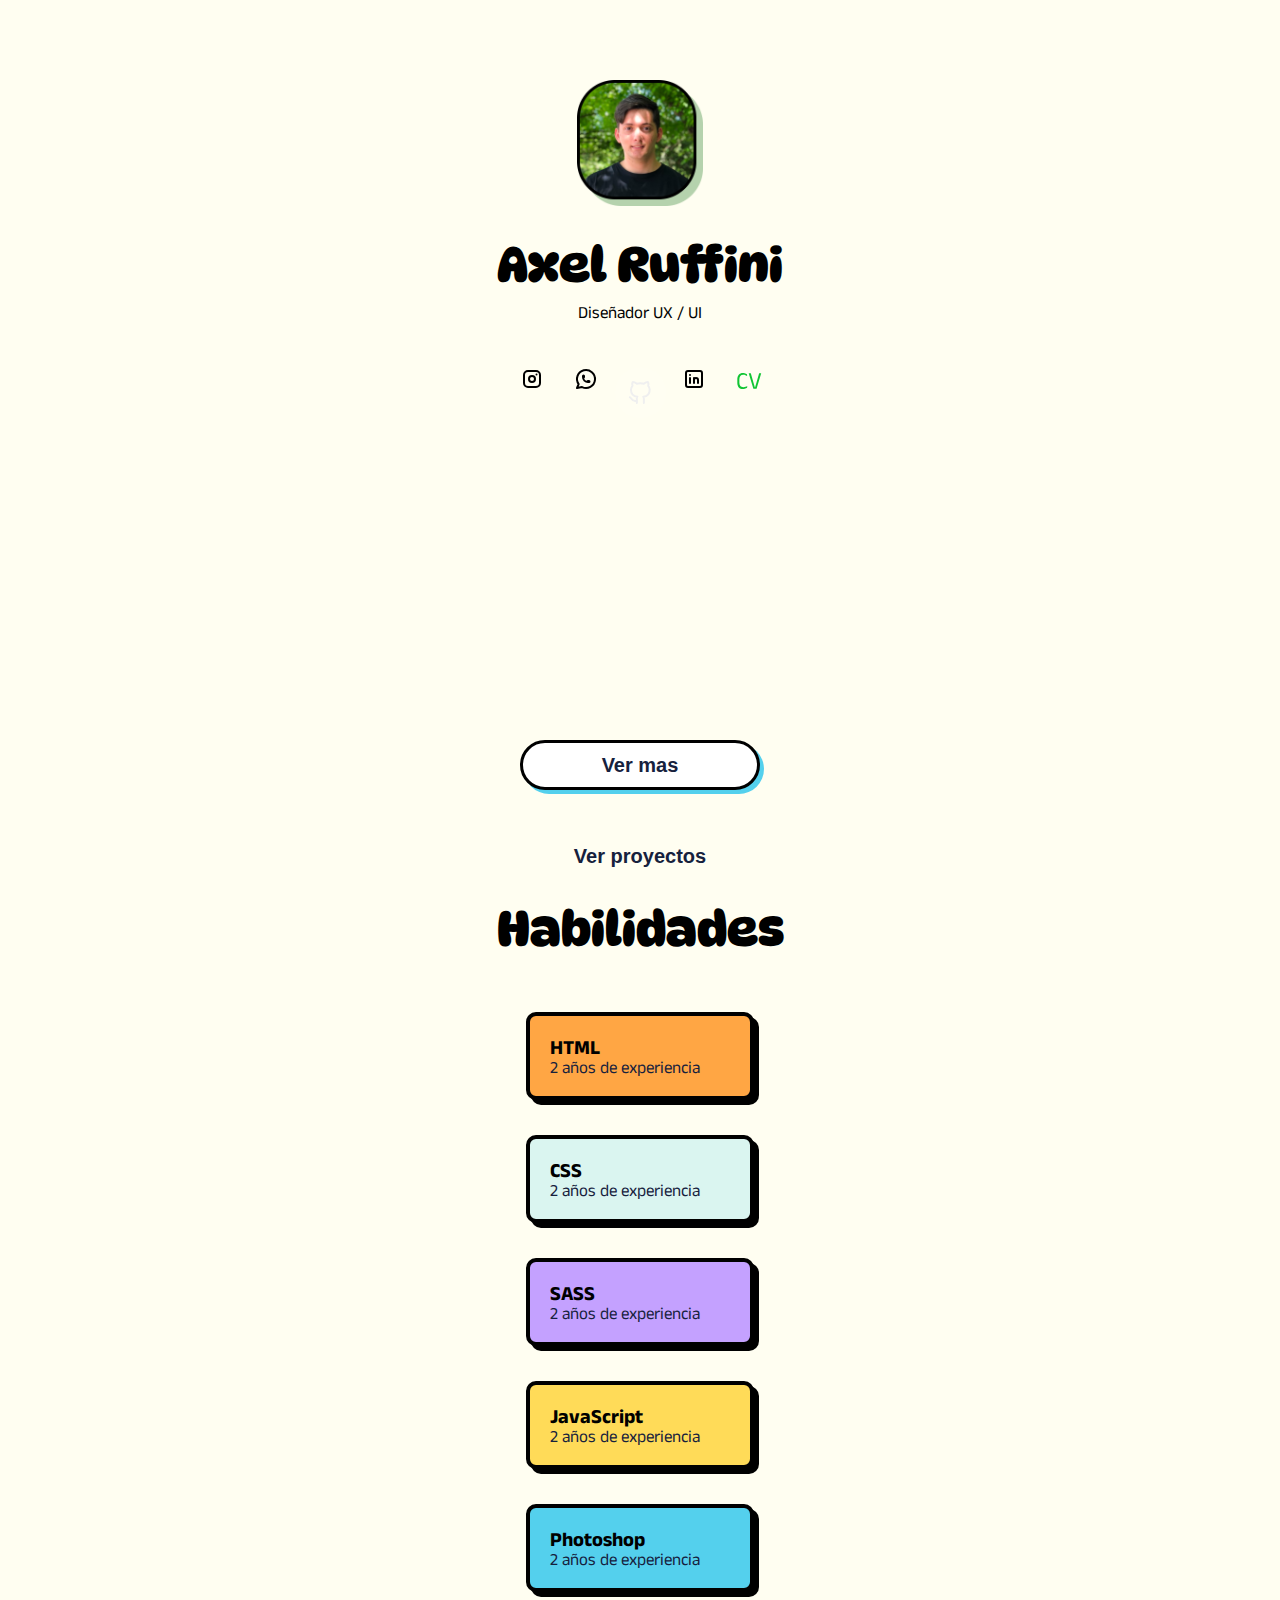
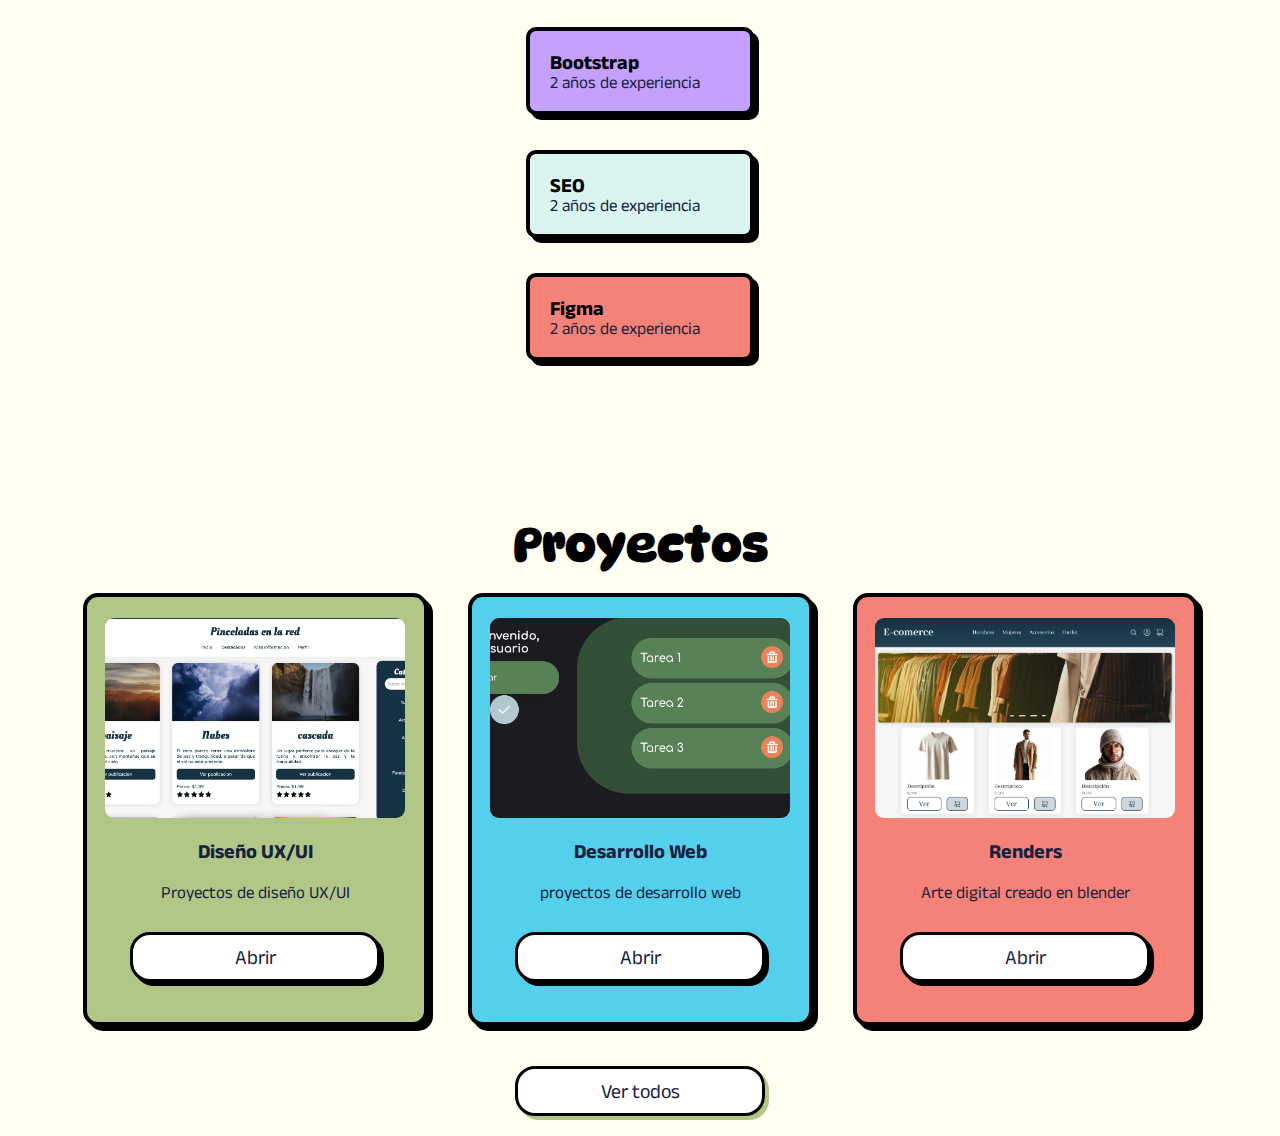
<file: index.html>
<!DOCTYPE html>
<html lang="en">

<head>
    <meta charset="UTF-8">
    <meta http-equiv="X-UA-Compatible" content="IE=edge">
    <meta name="viewport" content="width=device-width, initial-scale=1.0">
    <meta name="description" content="Bienvenido a mi portfolio de desarollador web">
    <title>Portfolio | Axel Ruffini</title>
    <link rel="icon" href="./assets/img/Iconos/icon.png">
    <link rel="stylesheet" href="./assets/scss/style.css">
</head>


<body>
    <!-- ACTIVAR DESPUES
    <a href="#Inicio" target="_self" >
        <button class="btn-inicio">
            <h4>inicio</h4>
        </button>
    </a>
    -->
    <main>
        <div class="sobre-mi" id="Inicio">
            <img src="./assets/img/FotosPerfil/Perfil2.png" alt="" class="perfil">
            <h1>Axel Ruffini</h1>
            <h2 class="margin-b">Diseñador UX / UI</h2>
            </p>

            <div class="grupo-contacto">
                <a href="https://www.instagram.com/instagram/" class="btn-contactos">
                    <img src="./assets/img/Instagram.svg" alt="">
                </a>

                <a href="https://wa.me/3516814304" class="btn-contactos">
                    <img src="./assets/img/Whatsapp.svg" alt="">
                </a>

                <a href="https://github.com/axelruffini" class="btn-contactos">
                    <img src="./assets/img/Git.svg" alt="">
                </a>
                <a href="https://github.com/axelruffini" class="btn-contactos">
                    <img src="./assets/img/Linkedin.svg" alt="">
                </a>
                <a href="./assets/Currículum - Axel Ruffini.pdf" download="Axel_Ruffini_CV.pdf" class="btn-contactos">
                    <img src="./assets/img/cv.svg" alt="">
                </a>
    
            </div>


            <button class="btn-desplazamiento btn3">
                <a href="#Habilidades">
                    <h5>Ver mas</h5>
                </a>
            </button>


            <button class="btnProy">
                <a href="#Proyectos">
                    <h5>Ver proyectos</h5>
                </a>
            </button>

        </div>

        <div class="circulo">
        </div>


        <article id="Habilidades" class="cont-hab-cont">

            <h1>Habilidades</h1>
            <div class="cont-globos-habilidades">
                <div class="globo globo-naranja">
                    <h2 class="txt-habilidades">HTML</h2>
                    <p >2 años de experiencia</p>
                </div>
                <div class="globo globo-celeste">
                    <h2 class="txt-habilidades">CSS</h2>
                    <p >2 años de experiencia</p>
                </div>
                <div class="globo globo-morado">
                    <h2 class="txt-habilidades">SASS</h2>
                    <p >2 años de experiencia</p>
                </div>
                <div class="globo globo-amarillo">
                    <h2 class="txt-habilidades">JavaScript</h2>
                    <p >2 años de experiencia</p>
                </div>
                <div class="globo globo-azul">
                    <h2 class="txt-habilidades">Photoshop</h2>
                    <p >2 años de experiencia</p>
                </div>
                <div class="globo globo-morado">
                    <h2 class="txt-habilidades">Bootstrap</h2>
                    <p >2 años de experiencia</p>
                </div>
                <div class="globo globo-celeste">
                    <h2 class="txt-habilidades">SEO</h2>
                    <p >2 años de experiencia</p>
                </div>
                <div class="globo globo-rojo">
                    <h2 class="txt-habilidades">Figma</h2>
                    <p >2 años de experiencia</p>
                </div>

            </div>


        </article>

        <article class="proyectos" id="Proyectos">
            <h1>Proyectos</h1>
            <div class="grupo-tarjetas">

                <a href="./proyUX.html" target="_self" class="tarjetas tarjeta-verde">
                    <img src="./assets/img/Captura1.png" alt="" class="img-tarjeta">
                    <h3>Diseño UX/UI</h3>
                    <p>Proyectos de diseño UX/UI</p>
                    <button class="btn4"> 
                        <h4>Abrir</h4>
                    </button>
                </a>
                <a href="./proyectos.html" target="_self" class="tarjetas tarjeta-azul">
                    <img src="./assets/img/Captura2.png" alt="" class="img-tarjeta">
                    <h3>Desarrollo Web</h3>
                    <p>proyectos de desarrollo web</p>
                    <button class="btn4"> 
                        <h4>Abrir</h4>
                    </button>
                </a>
                <a href="./proyRenders.html" target="_self" class="tarjetas tarjeta-roja">
                    <img src="./assets/img/Captura3.png" alt="" class="img-tarjeta">
                    <h3>Renders</h3>
                    <p>Arte digital creado en blender</p>
                    <button class="btn4"> 
                        <h4>Abrir</h4>
                    </button>
                </a>

            </div>

            </div>
            <a href="./proyectos.html" target="_self">
                <button class="btn1">
                    <h4>Ver todos</h4>
                </button>
            </a>
        </article>
    </main>

    <script src="https://unpkg.com/aos@2.3.1/dist/aos.js"></script>
    <script>
        AOS.init();
    </script>
</body>

</html>
</file>
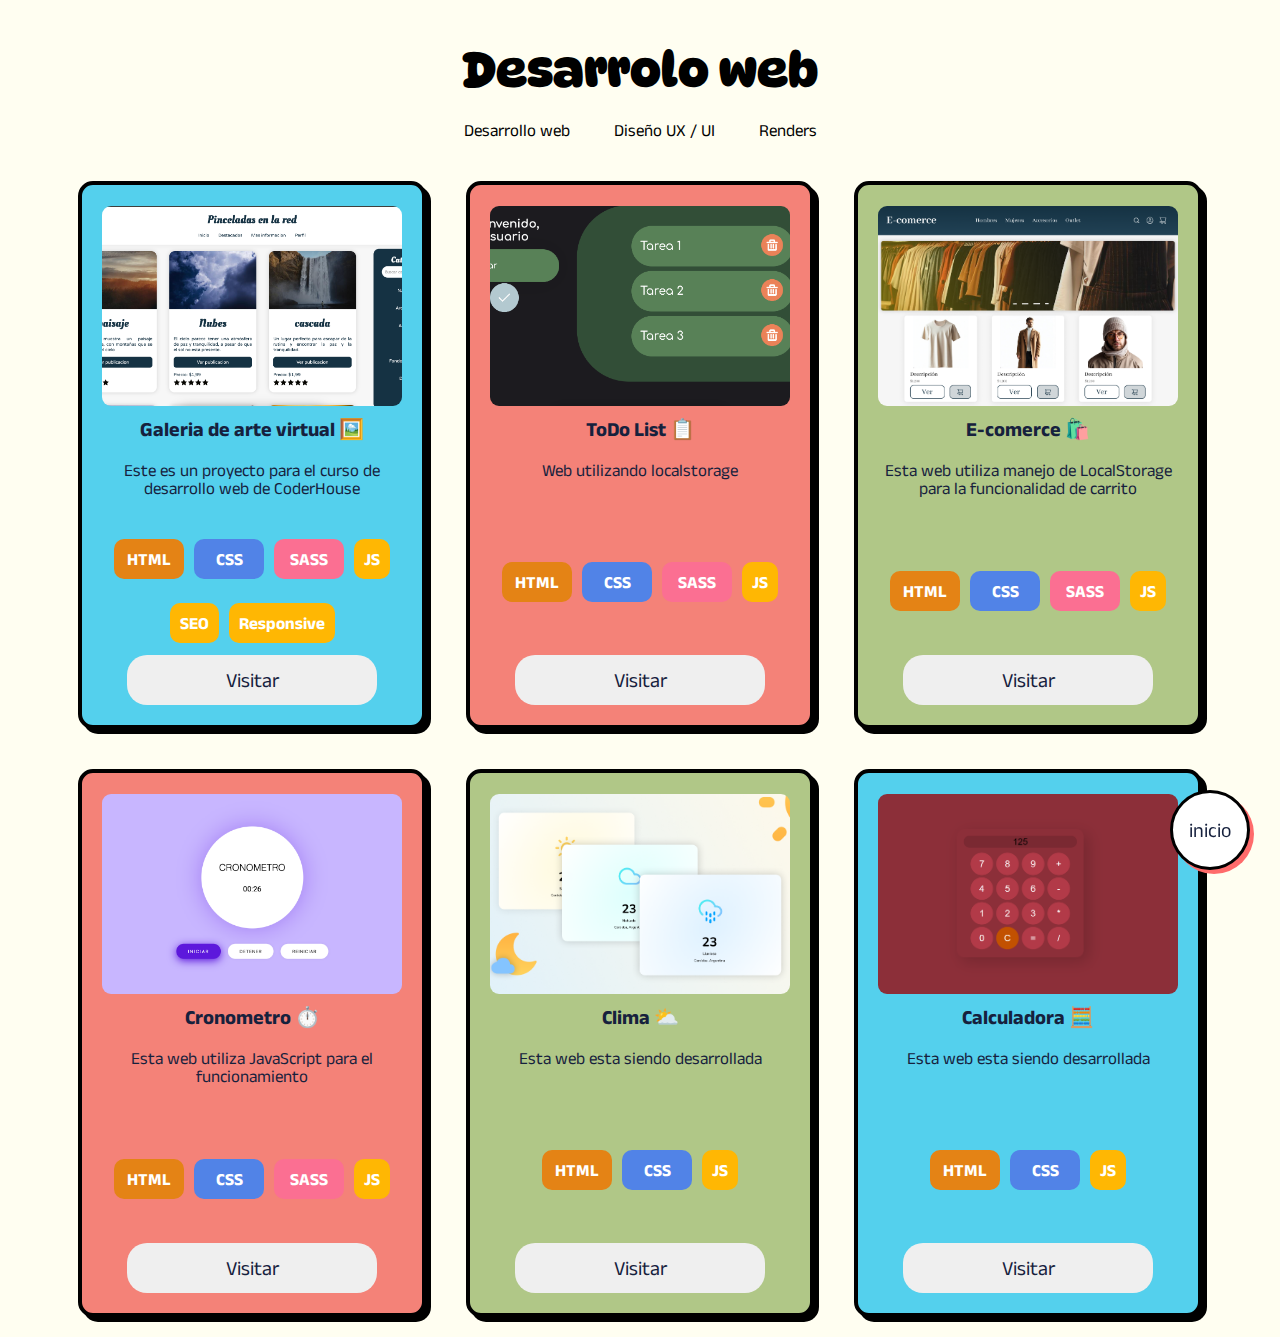
<file: proyectos.html>
<!DOCTYPE html>
<html lang="en">
    <head>
        <meta charset="UTF-8">
        <meta http-equiv="X-UA-Compatible" content="IE=edge">
        <meta name="viewport" content="width=device-width, initial-scale=1.0">
        <meta name="description" content="Bienvenido a mi portfolio de desarollador web">
        <title>Proyectos | Axel Ruffini</title>
        <link rel="icon" href="./assets/img/cuadroICONO.png">
        <link rel="stylesheet" href="./assets/scss/style.css">
    </head>
<body class="bodyProy">
    <header>
        <h1>Desarrolo web</h1>
        <nav>
            <a href="" class="categorias">Desarrollo web</a>
            <a href="./proyUX.html" class="categorias">Diseño UX / UI</a>
            <a href="./proyRenders.html" class="categorias">Renders</a>
        </nav>
    </header>
    <article class="proyectos" id="Proyectos">
        <a href="./index.html" target="_self">
            <button class="btn-inicio btn2">
                <h4>inicio</h4>
            </button>
        </a>
        <div class="grupo-tarjetas">
            <div class="tarjetas2 tarjeta-azul" data-aos="flip-up">
                <img src="./assets/img/Captura1.png" alt="" class="img-tarjeta">
                <h3>Galeria de arte virtual 🖼️</h3>
                <p class="margin-b">Este es un proyecto para el curso de desarrollo web de CoderHouse</p>
                <div class="globos-small">
                    <p class="globo1-small">HTML</p>
                    <p class="globo2-small">CSS</p>
                    <p class="globo3-small">SASS</p>
                    <p class="globo4-small">JS</p>
                    <p class="globo4-small">SEO</p>
                    <p class="globo4-small">Responsive</p>
                </div>
                <a href="https://axelruffini.github.io/DesarrolloWeb-Coderhouse/" target="_blank">
                    <button>
                        <h4>Visitar</h4>
                    </button>
                </a>
            </div>
            <div class="tarjetas2 tarjeta-roja" data-aos="flip-up">
                <img src="./assets/img/Captura2.png" alt="" class="img-tarjeta">
                <h3>ToDo List 📋</h3>
                <p class=" margin-b">Web utilizando localstorage</p>
                <div class="globos-small">
                    <p class="globo1-small">HTML</p>
                    <p class="globo2-small">CSS</p>
                    <p class="globo3-small">SASS</p>
                    <p class="globo4-small">JS</p>
                </div>
                <a href="https://axelruffini.github.io/ToDo/" target="_blank">
                    <button>
                        <h4>Visitar</h4>
                    </button>
                </a>
            </div>
            <div class="tarjetas2 tarjeta-verde" data-aos="flip-up">
                <img src="./assets/img/Captura3.png" alt="" class="img-tarjeta">
                <h3>E-comerce 🛍️</h3>
                <p class="margin-b">Esta web utiliza manejo de LocalStorage para la funcionalidad de carrito</p>
                <div class="globos-small">
                    <p class="globo1-small">HTML</p>
                    <p class="globo2-small">CSS</p>
                    <p class="globo3-small">SASS</p>
                    <p class="globo4-small">JS</p>
                </div>
                <a href="https://axelruffini.github.io/e-comerce/" target="_blank">
                    <button>
                        <h4>Visitar</h4>
                    </button>
                </a>
            </div>
            <div class="tarjetas2 tarjeta-roja" data-aos="flip-up">
                <img src="./assets/img/Captura4.png" alt="" class="img-tarjeta">
                <h3>Cronometro ⏱️</h3>
                <p class="margin-b">Esta web utiliza JavaScript para el funcionamiento</p>
                <div class="globos-small">
                    <p class="globo1-small">HTML</p>
                    <p class="globo2-small">CSS</p>
                    <p class="globo3-small">SASS</p>
                    <p class="globo4-small">JS</p>
                </div>
                <a href="https://axelruffini.github.io/cronometro/" target="_blank">
                    <button>
                        <h4>Visitar</h4>
                    </button>
                </a>
            </div>
            <div class="tarjetas2 tarjeta-verde" data-aos="flip-up">
                <img src="./assets/img/Clima.png" alt="" class="img-tarjeta">
                <h3>Clima ⛅️</h3>
                <p class="margin-b">Esta web esta siendo desarrollada</p>
                <div class="globos-small">
                    <p class="globo1-small">HTML</p>
                    <p class="globo2-small">CSS</p>
                    <p class="globo4-small">JS</p>
                </div>
                <a href="https://axelruffini.github.io/WebClima/" target="_blank">
                    <button>
                        <h4>Visitar</h4>
                    </button>
                </a>
            </div>
            <div class="tarjetas2 tarjeta-azul" data-aos="flip-up">
                <img src="./assets/img/Calculadora.png" alt="" class="img-tarjeta">
                <h3>Calculadora 🧮</h3>
                <p class="margin-b">Esta web esta siendo desarrollada</p>
                <div class="globos-small">
                    <p class="globo1-small">HTML</p>
                    <p class="globo2-small">CSS</p>
                    <p class="globo4-small">JS</p>
                </div>
                <a href="https://axelruffini.github.io/calculadora/" target="_blank">
                    <button>
                        <h4>Visitar</h4>
                    </button>
                </a>
            </div>

        </div>
    </article>
</body>
</html>
</file>
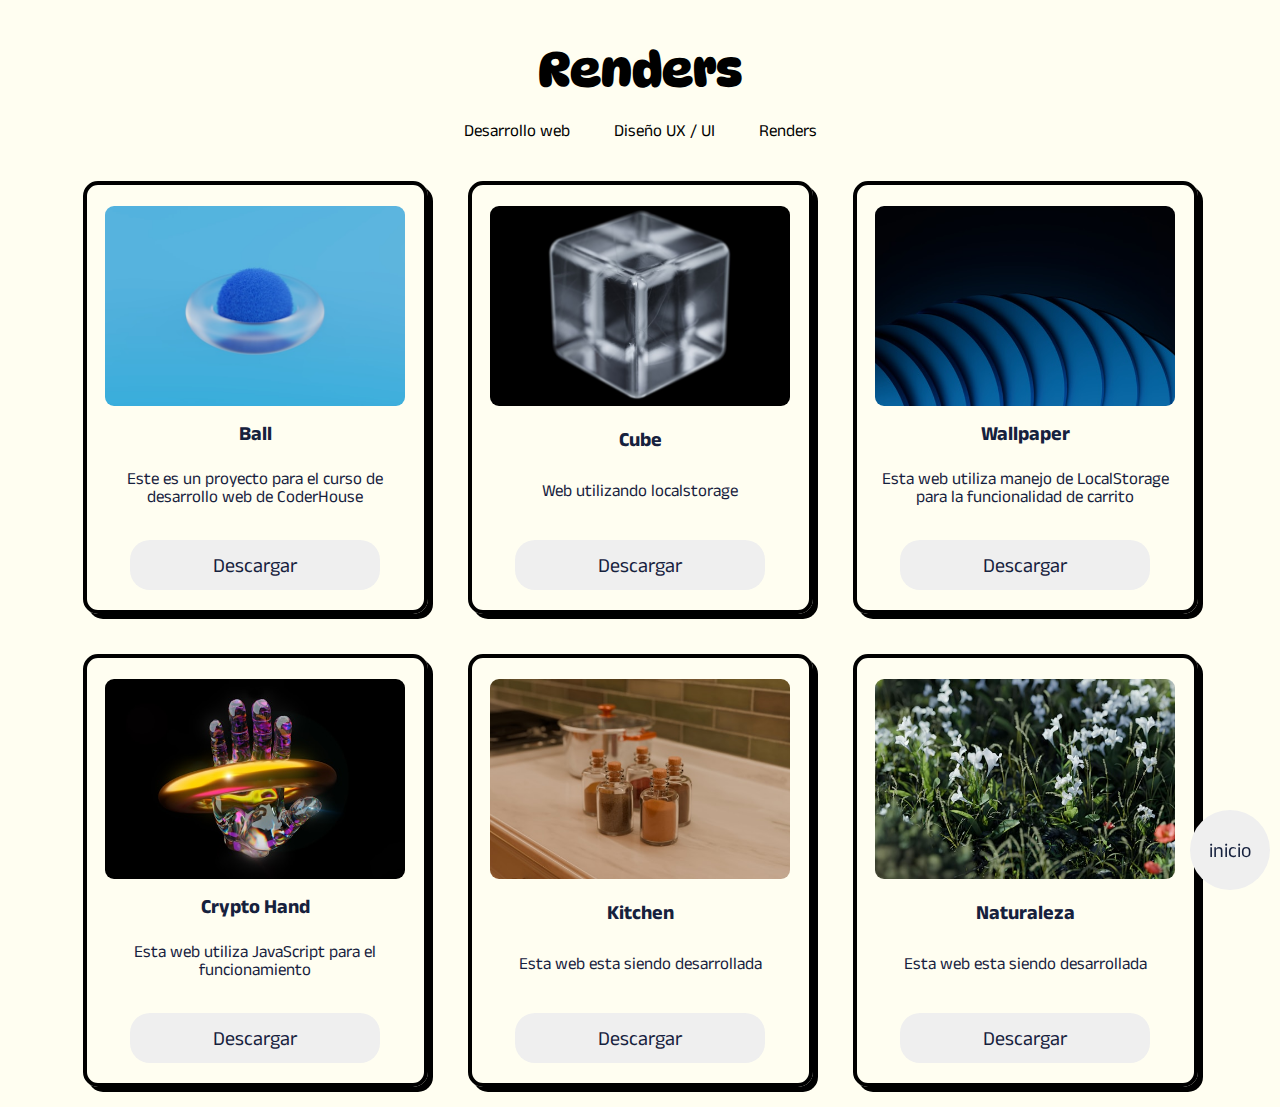
<file: proyRenders.html>
<!DOCTYPE html>
<html lang="en">
    <head>
        <meta charset="UTF-8">
        <meta http-equiv="X-UA-Compatible" content="IE=edge">
        <meta name="viewport" content="width=device-width, initial-scale=1.0">
        <meta name="description" content="Bienvenido a mi portfolio de desarollador web">
        <title>Proyectos | Axel Ruffini</title>
        <link rel="icon" href="./assets/img/cuadroICONO.png">
        <link rel="stylesheet" href="./assets/scss/style.css">
    </head>
<body class="bodyProy">
    <header>
        <h1>Renders</h1>
        <nav>
            <a href="./proyectos.html" class="categorias">Desarrollo web</a>
            <a href="./proyUX.html" class="categorias">Diseño UX / UI</a>
            <a href="" class="categorias">Renders</a>
        </nav>
    </header>
    <article class="proyectos" id="Proyectos">
        <a href="./index.html" target="_self">
            <button class="btn-inicio">
                <h4>inicio</h4>
            </button>
        </a>
        <div class="grupo-tarjetas">
            <div class="tarjetas" data-aos="flip-up">
                <img src="./assets/img/Renders/Render1.jpg" alt="" class="img-tarjeta">
                <h3>Ball</h3>
                <p class="margin-b">Este es un proyecto para el curso de desarrollo web de CoderHouse</p>
                <a href="https://axelruffini.github.io/DesarrolloWeb-Coderhouse/" target="_blank">
                    <button>
                        <h4>Descargar</h4>
                    </button>
                </a>
            </div>
            <div class="tarjetas" data-aos="flip-up">
                <img src="./assets/img/Renders/Render2.jpg" alt="" class="img-tarjeta">
                <h3>Cube</h3>
                <p class=" margin-b">Web utilizando localstorage</p>
                <a href="https://axelruffini.github.io/ToDo/" target="_blank">
                    <button>
                        <h4>Descargar</h4>
                    </button>
                </a>
            </div>
            <div class="tarjetas" data-aos="flip-up">
                <img src="./assets/img/Renders/Render3.jpg" alt="" class="img-tarjeta">
                <h3>Wallpaper</h3>
                <p class="margin-b">Esta web utiliza manejo de LocalStorage para la funcionalidad de carrito</p>
                <a href="https://axelruffini.github.io/e-comerce/" target="_blank">
                    <button>
                        <h4>Descargar</h4>
                    </button>
                </a>
            </div>
            <div class="tarjetas" data-aos="flip-up">
                <img src="./assets/img/Renders/Render4.jpg" alt="" class="img-tarjeta">
                <h3>Crypto Hand</h3>
                <p class="margin-b">Esta web utiliza JavaScript para el funcionamiento</p>
                <a href="https://axelruffini.github.io/cronometro/" target="_blank">
                    <button>
                        <h4>Descargar</h4>
                    </button>
                </a>
            </div>
            <div class="tarjetas" data-aos="flip-up">
                <img src="./assets/img/Renders/Render5.jpg" alt="" class="img-tarjeta">
                <h3>Kitchen</h3>
                <p class="margin-b">Esta web esta siendo desarrollada</p>
                <a href="https://axelruffini.github.io/WebClima/" target="_blank">
                    <button>
                        <h4>Descargar</h4>
                    </button>
                </a>
            </div>
            <div class="tarjetas" data-aos="flip-up">
                <img src="./assets/img/Renders/Render6.jpg" alt="" class="img-tarjeta">
                <h3>Naturaleza</h3>
                <p class="margin-b">Esta web esta siendo desarrollada</p>
                <a href="https://axelruffini.github.io/calculadora/" target="_blank">
                    <button>
                        <h4>Descargar</h4>
                    </button>
                </a>
            </div>

        </div>
    </article>
</body>
</html>
</file>
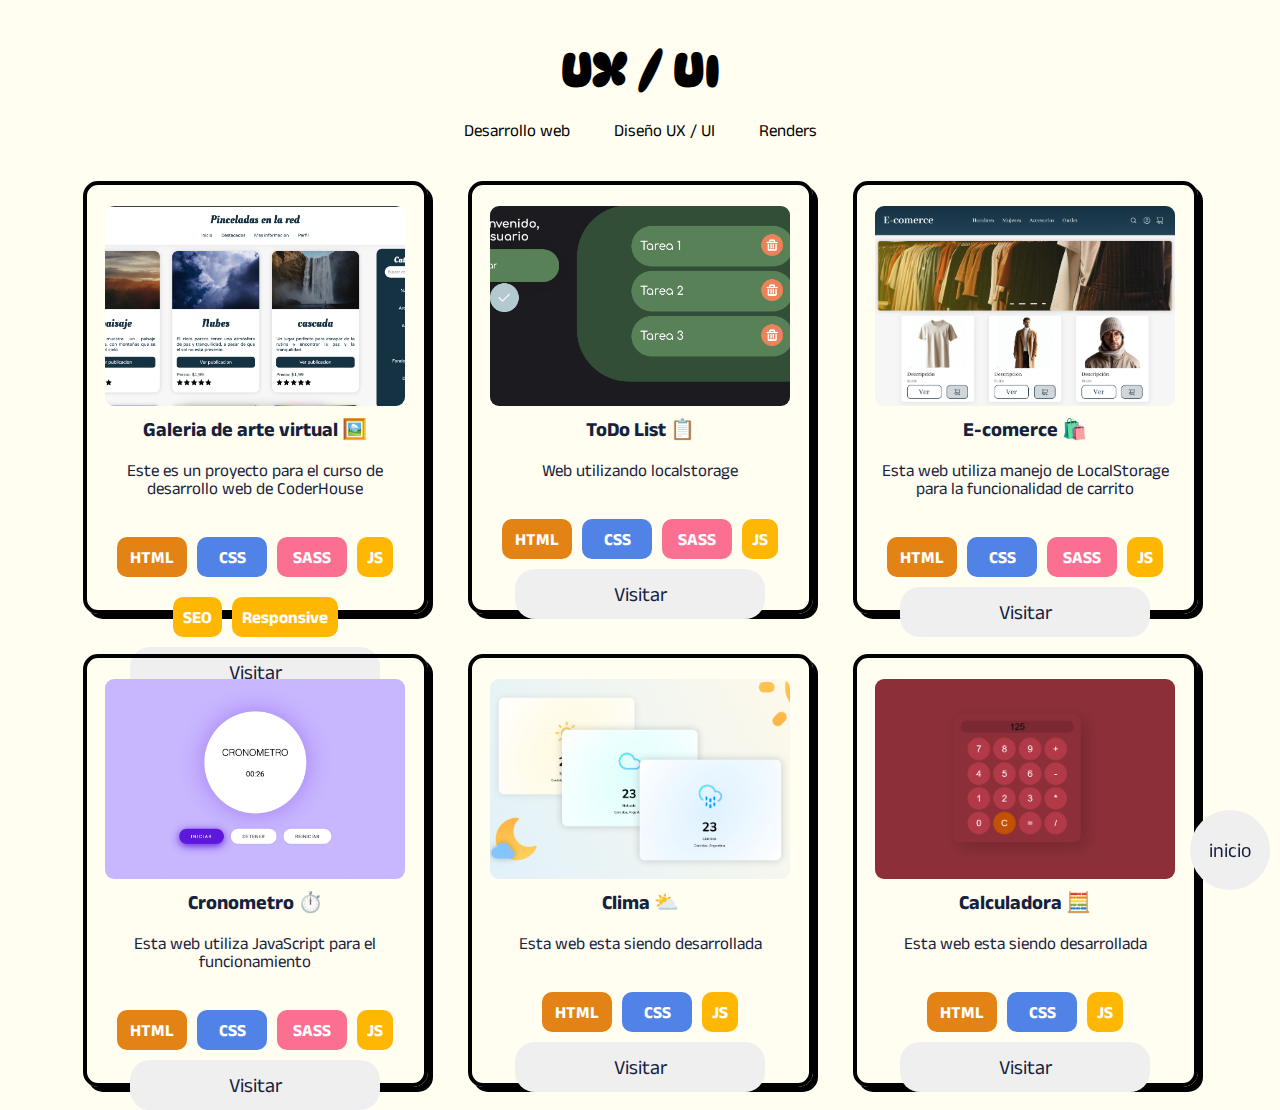
<file: proyUX.html>
<!DOCTYPE html>
<html lang="en">
    <head>
        <meta charset="UTF-8">
        <meta http-equiv="X-UA-Compatible" content="IE=edge">
        <meta name="viewport" content="width=device-width, initial-scale=1.0">
        <meta name="description" content="Bienvenido a mi portfolio de desarollador web">
        <title>Proyectos | Axel Ruffini</title>
        <link rel="icon" href="./assets/img/cuadroICONO.png">
        <link rel="stylesheet" href="./assets/scss/style.css">
    </head>
<body class="bodyProy">
    <header>
        <h1>UX / UI</h1>
        <nav>
            <a href="./proyectos.html" class="categorias">Desarrollo web</a>
            <a href="" class="categorias">Diseño UX / UI</a>
            <a href="./proyRenders.html" class="categorias">Renders</a>
        </nav>
    </header>
    <article class="proyectos" id="Proyectos">
        <a href="./index.html" target="_self">
            <button class="btn-inicio">
                <h4>inicio</h4>
            </button>
        </a>
        <div class="grupo-tarjetas">
            <div class="tarjetas" data-aos="flip-up">
                <img src="./assets/img/Captura1.png" alt="" class="img-tarjeta">
                <h3>Galeria de arte virtual 🖼️</h3>
                <p class="margin-b">Este es un proyecto para el curso de desarrollo web de CoderHouse</p>
                <div class="globos-small">
                    <p class="globo1-small">HTML</p>
                    <p class="globo2-small">CSS</p>
                    <p class="globo3-small">SASS</p>
                    <p class="globo4-small">JS</p>
                    <p class="globo4-small">SEO</p>
                    <p class="globo4-small">Responsive</p>
                </div>
                <a href="https://axelruffini.github.io/DesarrolloWeb-Coderhouse/" target="_blank">
                    <button>
                        <h4>Visitar</h4>
                    </button>
                </a>
            </div>
            <div class="tarjetas" data-aos="flip-up">
                <img src="./assets/img/Captura2.png" alt="" class="img-tarjeta">
                <h3>ToDo List 📋</h3>
                <p class=" margin-b">Web utilizando localstorage</p>
                <div class="globos-small">
                    <p class="globo1-small">HTML</p>
                    <p class="globo2-small">CSS</p>
                    <p class="globo3-small">SASS</p>
                    <p class="globo4-small">JS</p>
                </div>
                <a href="https://axelruffini.github.io/ToDo/" target="_blank">
                    <button>
                        <h4>Visitar</h4>
                    </button>
                </a>
            </div>
            <div class="tarjetas" data-aos="flip-up">
                <img src="./assets/img/Captura3.png" alt="" class="img-tarjeta">
                <h3>E-comerce 🛍️</h3>
                <p class="margin-b">Esta web utiliza manejo de LocalStorage para la funcionalidad de carrito</p>
                <div class="globos-small">
                    <p class="globo1-small">HTML</p>
                    <p class="globo2-small">CSS</p>
                    <p class="globo3-small">SASS</p>
                    <p class="globo4-small">JS</p>
                </div>
                <a href="https://axelruffini.github.io/e-comerce/" target="_blank">
                    <button>
                        <h4>Visitar</h4>
                    </button>
                </a>
            </div>
            <div class="tarjetas" data-aos="flip-up">
                <img src="./assets/img/Captura4.png" alt="" class="img-tarjeta">
                <h3>Cronometro ⏱️</h3>
                <p class="margin-b">Esta web utiliza JavaScript para el funcionamiento</p>
                <div class="globos-small">
                    <p class="globo1-small">HTML</p>
                    <p class="globo2-small">CSS</p>
                    <p class="globo3-small">SASS</p>
                    <p class="globo4-small">JS</p>
                </div>
                <a href="https://axelruffini.github.io/cronometro/" target="_blank">
                    <button>
                        <h4>Visitar</h4>
                    </button>
                </a>
            </div>
            <div class="tarjetas" data-aos="flip-up">
                <img src="./assets/img/Clima.png" alt="" class="img-tarjeta">
                <h3>Clima ⛅️</h3>
                <p class="margin-b">Esta web esta siendo desarrollada</p>
                <div class="globos-small">
                    <p class="globo1-small">HTML</p>
                    <p class="globo2-small">CSS</p>
                    <p class="globo4-small">JS</p>
                </div>
                <a href="https://axelruffini.github.io/WebClima/" target="_blank">
                    <button>
                        <h4>Visitar</h4>
                    </button>
                </a>
            </div>
            <div class="tarjetas" data-aos="flip-up">
                <img src="./assets/img/Calculadora.png" alt="" class="img-tarjeta">
                <h3>Calculadora 🧮</h3>
                <p class="margin-b">Esta web esta siendo desarrollada</p>
                <div class="globos-small">
                    <p class="globo1-small">HTML</p>
                    <p class="globo2-small">CSS</p>
                    <p class="globo4-small">JS</p>
                </div>
                <a href="https://axelruffini.github.io/calculadora/" target="_blank">
                    <button>
                        <h4>Visitar</h4>
                    </button>
                </a>
            </div>

        </div>
    </article>
</body>
</html>
</file>
<file: assets/scss/style.css>
@import url("https://fonts.googleapis.com/css2?family=Anek+Latin:wght@100..800&display=swap");
@import url("https://fonts.googleapis.com/css2?family=Pattaya&display=swap");
@import url("https://fonts.googleapis.com/css2?family=DynaPuff:wght@400..700&display=swap");
* {
  margin: 0;
  padding: 0;
}

/*--------------------- PAGINA "INICIO" ---------------------*/
html {
  scroll-behavior: smooth;
  scroll-padding: 5rem;
}

body {
  display: flex;
  justify-content: center;
  background: #FFFEF1;
  padding: 0;
}

::-moz-selection {
  background-color: #d6ffa0;
  color: #16213D;
}

::selection {
  background-color: #d6ffa0;
  color: #16213D;
}

article {
  display: flex;
  flex-direction: column;
  justify-content: center;
  align-items: center;
}

h1 {
  font-family: "DynaPuff", system-ui;
  font-size: 48px;
  font-style: normal;
  color: #000000;
}

h2 {
  font-family: "Anek Latin", sans-serif;
  text-align: start;
  font-size: 17px;
  font-weight: normal;
  color: #000000;
}

h3 {
  font-family: "Anek Latin", sans-serif;
  text-align: center;
  font-size: 20px;
  font-weight: bold;
  margin: 10px 0px;
  color: #16213D;
}

h4 {
  font-family: "Anek Latin", sans-serif;
  text-align: center;
  font-size: 20px;
  font-weight: 400;
  color: #16213D;
}

h5 {
  color: #16213D;
  font-size: 20px;
}

p {
  font-family: "Anek Latin", sans-serif;
  text-align: center;
  font-size: 17px;
  font-weight: normal;
  color: #16213D;
}

a {
  color: #EFEFEF;
  text-decoration: none;
}

button {
  background-color: #EFEFEF;
  padding: 10px;
  border-radius: 20px;
  width: 250px;
  height: 50px;
  border-style: solid;
  border-color: transparent;
  text-decoration: none;
}

.margin-b {
  margin-bottom: 30px;
  margin-top: 10px;
}

.txt-aling {
  text-align: left;
  margin-left: 50px;
}

.btn1 {
  margin: 20px;
  border-color: black;
  border-width: 3px;
  background-color: #ffffff;
  box-shadow: 4px 4px 0px 0px #b0c787;
  -webkit-box-shadow: 4px 4px 0px 0px #b0c787;
  -moz-box-shadow: 4px 4px 0px 0px #b0c787;
}

.btn2 {
  margin: 20px;
  border-color: black;
  border-width: 3px;
  background-color: #ffffff;
  box-shadow: 4px 4px 0px 0px #FF6B6B;
  -webkit-box-shadow: 4px 4px 0px 0px #FF6B6B;
  -moz-box-shadow: 4px 4px 0px 0px #FF6B6B;
}

.btn3 {
  margin: 20px;
  border-color: black;
  border-width: 3px;
  background-color: #ffffff;
  box-shadow: 4px 4px 0px 0px #54d0ed;
  -webkit-box-shadow: 4px 4px 0px 0px #54d0ed;
  -moz-box-shadow: 4px 4px 0px 0px #54d0ed;
}

.btn4 {
  margin: 20px;
  border-color: black;
  border-width: 3px;
  background-color: #ffffff;
  box-shadow: 4px 4px 0px 0px #000000;
  -webkit-box-shadow: 4px 4px 0px 0px #000000;
  -moz-box-shadow: 4px 4px 0px 0px #000000;
}

/*--------------------- Responsive ---------------------*/
/*--------------------- Sobre mi ---------------------*/
.sobre-mi {
  display: flex;
  flex-direction: column;
  align-items: center;
  text-align: center;
  height: 100vh;
  width: 100vw;
  animation: fadein 3s;
}
@keyframes fadein {
  0% {
    opacity: 0;
  }
  100% {
    opacity: 1;
  }
}

.perfil {
  margin-top: 80px;
  margin-bottom: 30px;
  width: 126px;
  height: 126px;
}

.imgIcon {
  height: 20px;
  width: 20px;
}

.btn-desplazamiento {
  position: absolute;
  bottom: 10%;
  border-radius: 100px;
  height: 50px;
  width: 240px;
  max-width: 500px;
}

.btnProy {
  background-color: transparent;
  position: absolute;
  bottom: 2.5%;
  border: none;
  height: -moz-fit-content;
  height: fit-content;
  width: -moz-fit-content;
  width: fit-content;
}

.grupo-contacto {
  display: flex;
  justify-content: center;
  align-items: center;
  flex-direction: row;
  width: auto;
  margin-top: 15px;
}
.grupo-contacto .btn-contactos {
  width: 50px;
  height: 50px;
  margin: 1px 2px;
}

/*--------------------- Habilidades ---------------------*/
.cont-globos-habilidades {
  flex-direction: row;
  margin: 20px 0px;
  flex-wrap: wrap;
  justify-content: center;
  max-width: 600px;
}

.cont-hab-cont {
  margin-bottom: 100px;
  display: flex;
  flex-direction: column;
  justify-content: center;
  align-items: center;
}

.txt-habilidades {
  font-weight: bold;
  font-family: "Anek Latin", sans-serif;
  text-align: center;
  font-size: 20px;
}

.globos-small {
  display: flex;
  flex-direction: row;
  flex-wrap: wrap;
  justify-content: center;
  align-items: center;
  width: 100%;
  height: 100%;
}

.globo1-small {
  border-radius: 10px;
  font-weight: bolder;
  display: flex;
  justify-content: center;
  align-items: center;
  color: white;
  padding: 10px;
  margin: 10px 5px;
  width: 50px;
  height: 20px;
  background-color: #e48315;
}

.globo2-small {
  border-radius: 10px;
  font-weight: bolder;
  display: flex;
  justify-content: center;
  align-items: center;
  color: white;
  padding: 10px;
  margin: 10px 5px;
  width: 50px;
  height: 20px;
  background-color: #5183e7;
}

.globo3-small {
  border-radius: 10px;
  font-weight: bolder;
  display: flex;
  justify-content: center;
  align-items: center;
  color: white;
  padding: 10px;
  margin: 10px 5px;
  width: 50px;
  height: 20px;
  background-color: #fb6f92;
}

.globo4-small {
  border-radius: 10px;
  font-weight: bolder;
  display: flex;
  justify-content: center;
  align-items: center;
  color: white;
  padding: 10px;
  margin: 10px 5px;
  width: -moz-fit-content;
  width: fit-content;
  max-width: 100px;
  height: 20px;
  background-color: #ffb703;
}

.globo5-small {
  border-radius: 10px;
  font-weight: bolder;
  display: flex;
  justify-content: center;
  align-items: center;
  color: white;
  padding: 10px;
  margin: 10px 5px;
  width: 50px;
  height: 20px;
  background-image: linear-gradient(#003d5b, #316986);
}

.globo6-small {
  border-radius: 10px;
  font-weight: bolder;
  display: flex;
  justify-content: center;
  align-items: center;
  padding: 10px;
  margin: 10px 5px;
  width: 50px;
  height: 20px;
  background-image: linear-gradient(#44355b, #766196);
}

.globo7-small {
  border-radius: 10px;
  font-weight: bolder;
  display: flex;
  justify-content: center;
  align-items: center;
  padding: 10px;
  margin: 10px 5px;
  width: 50px;
  height: 20px;
  background-image: linear-gradient(#4A5D23, #7a904e);
}

.globo {
  display: flex;
  flex-direction: column;
  align-items: start;
  justify-content: center;
  border-radius: 10px;
  width: 200px;
  height: 80px;
  border: 4px solid;
  padding-left: 20px;
  margin: 35px 0px;
  box-shadow: 5px 5px 0px 0px #000000;
  -webkit-box-shadow: 5px 5px 0px 0px #000000;
  -moz-box-shadow: 5px 5px 0px 0px #000000;
}

.globo-naranja {
  background-color: #FFA644;
}

.globo-amarillo {
  background-color: #FFDB58;
}

.globo-rojo {
  background: #f48278;
}

.globo-azul {
  background: #54d0ed;
}

.globo-celeste {
  background: #DAF5F0;
}

.globo-verde {
  background: #6BCB77;
}

.globo-morado {
  background: #C4A1FF;
}

/*--------------------- Proyectos ---------------------*/
.bodyProy {
  display: block;
}

header {
  justify-content: center;
  align-items: center;
  text-align: center;
  line-height: 60px;
  padding-top: 40px;
}

.categorias {
  font-family: "Anek Latin", sans-serif;
  text-align: start;
  font-size: 17px;
  font-weight: normal;
  color: #000000;
  margin: 0px 20px;
}

.grupo-tarjetas {
  width: 100%;
  display: flex;
  flex-direction: column;
  justify-content: center;
  align-items: center;
}

.tarjetas {
  display: flex;
  height: -moz-fit-content;
  height: fit-content;
  width: 297px;
  height: 385px;
  flex-direction: column;
  align-items: center;
  justify-content: space-between;
  margin: 20px;
  padding: 20px;
  border-color: #000000;
  border-radius: 15px;
  border: 3px solid;
  border-color: black;
  border-width: 4px;
  box-shadow: 5px 5px 0px 0px #000000;
  -webkit-box-shadow: 5px 5px 0px 0px #000000;
  -moz-box-shadow: 5px 5px 0px 0px #000000;
}
.tarjetas .img-tarjeta {
  -o-object-fit: cover;
     object-fit: cover;
  width: 300px;
  height: 200px;
  min-height: 200px;
  border-radius: 10px;
  border: 1px solid rgba(0, 0, 0, 0);
}

.tarjeta-roja {
  background: #f48278;
}

.tarjeta-azul {
  background: #54d0ed;
}

.tarjeta-verde {
  background: #b0c787;
}

.tarjetas2 {
  display: flex;
  height: -moz-fit-content;
  height: fit-content;
  width: 300px;
  height: 500px;
  flex-direction: column;
  align-items: center;
  justify-content: space-between;
  margin: 20px;
  padding: 20px;
  border-color: #000000;
  border-radius: 15px;
  border: 3px solid;
  border-color: black;
  border-width: 4px;
  box-shadow: 5px 5px 0px 0px #000000;
  -webkit-box-shadow: 5px 5px 0px 0px #000000;
  -moz-box-shadow: 5px 5px 0px 0px #000000;
}
.tarjetas2 .img-tarjeta {
  -o-object-fit: cover;
     object-fit: cover;
  width: 300px;
  height: 200px;
  min-height: 200px;
  border-radius: 10px;
  border: 1px solid rgba(0, 0, 0, 0);
}

.btn-mas {
  background-color: #ffffff;
  height: 50px;
  margin-bottom: 20px;
  border-radius: 100px;
  margin-bottom: 20%;
  border: 3px solid;
}

.btn-inicio {
  height: 80px;
  width: 80px;
  border-radius: 100px;
  position: fixed;
  right: 10px;
  bottom: 10px;
}

@media (min-width: 1000px) {
  .grupo-tarjetas {
    display: flex;
    flex-direction: row;
    flex-wrap: wrap;
  }
}/*# sourceMappingURL=style.css.map */
</file>
